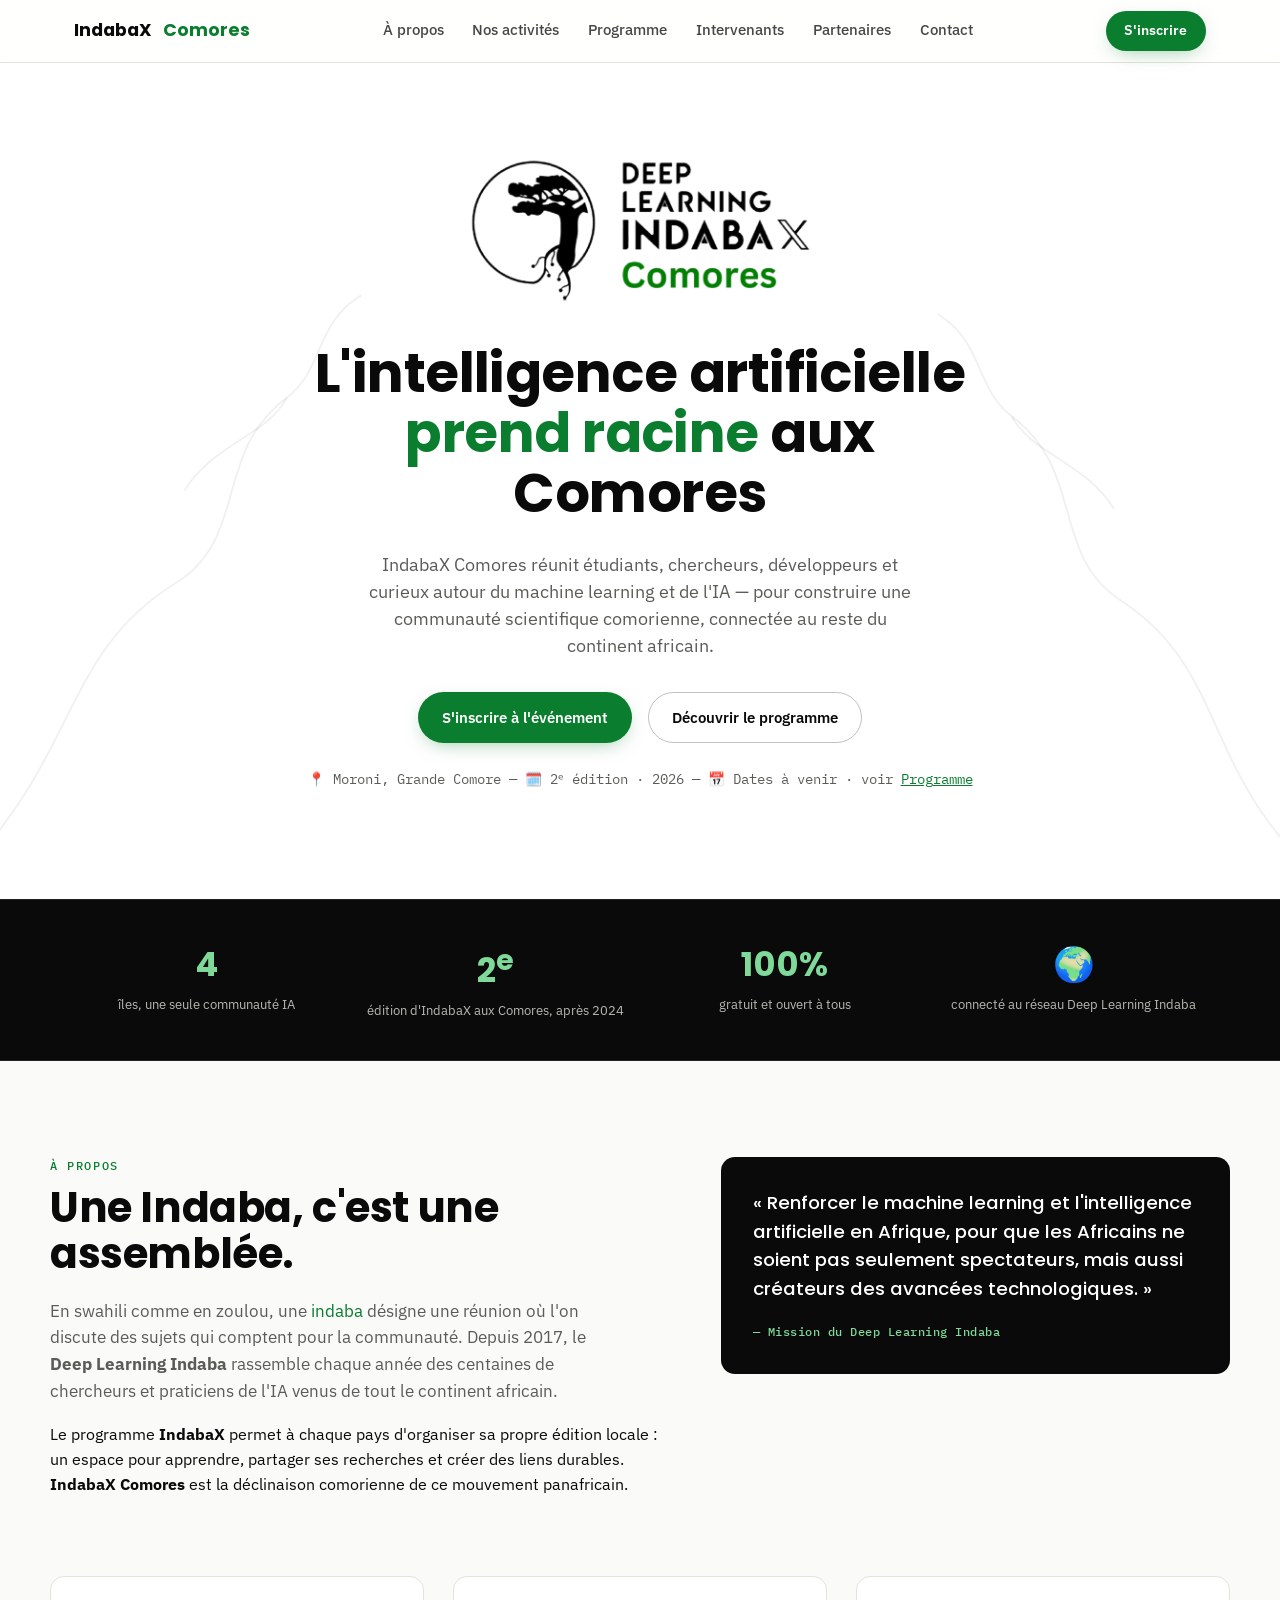
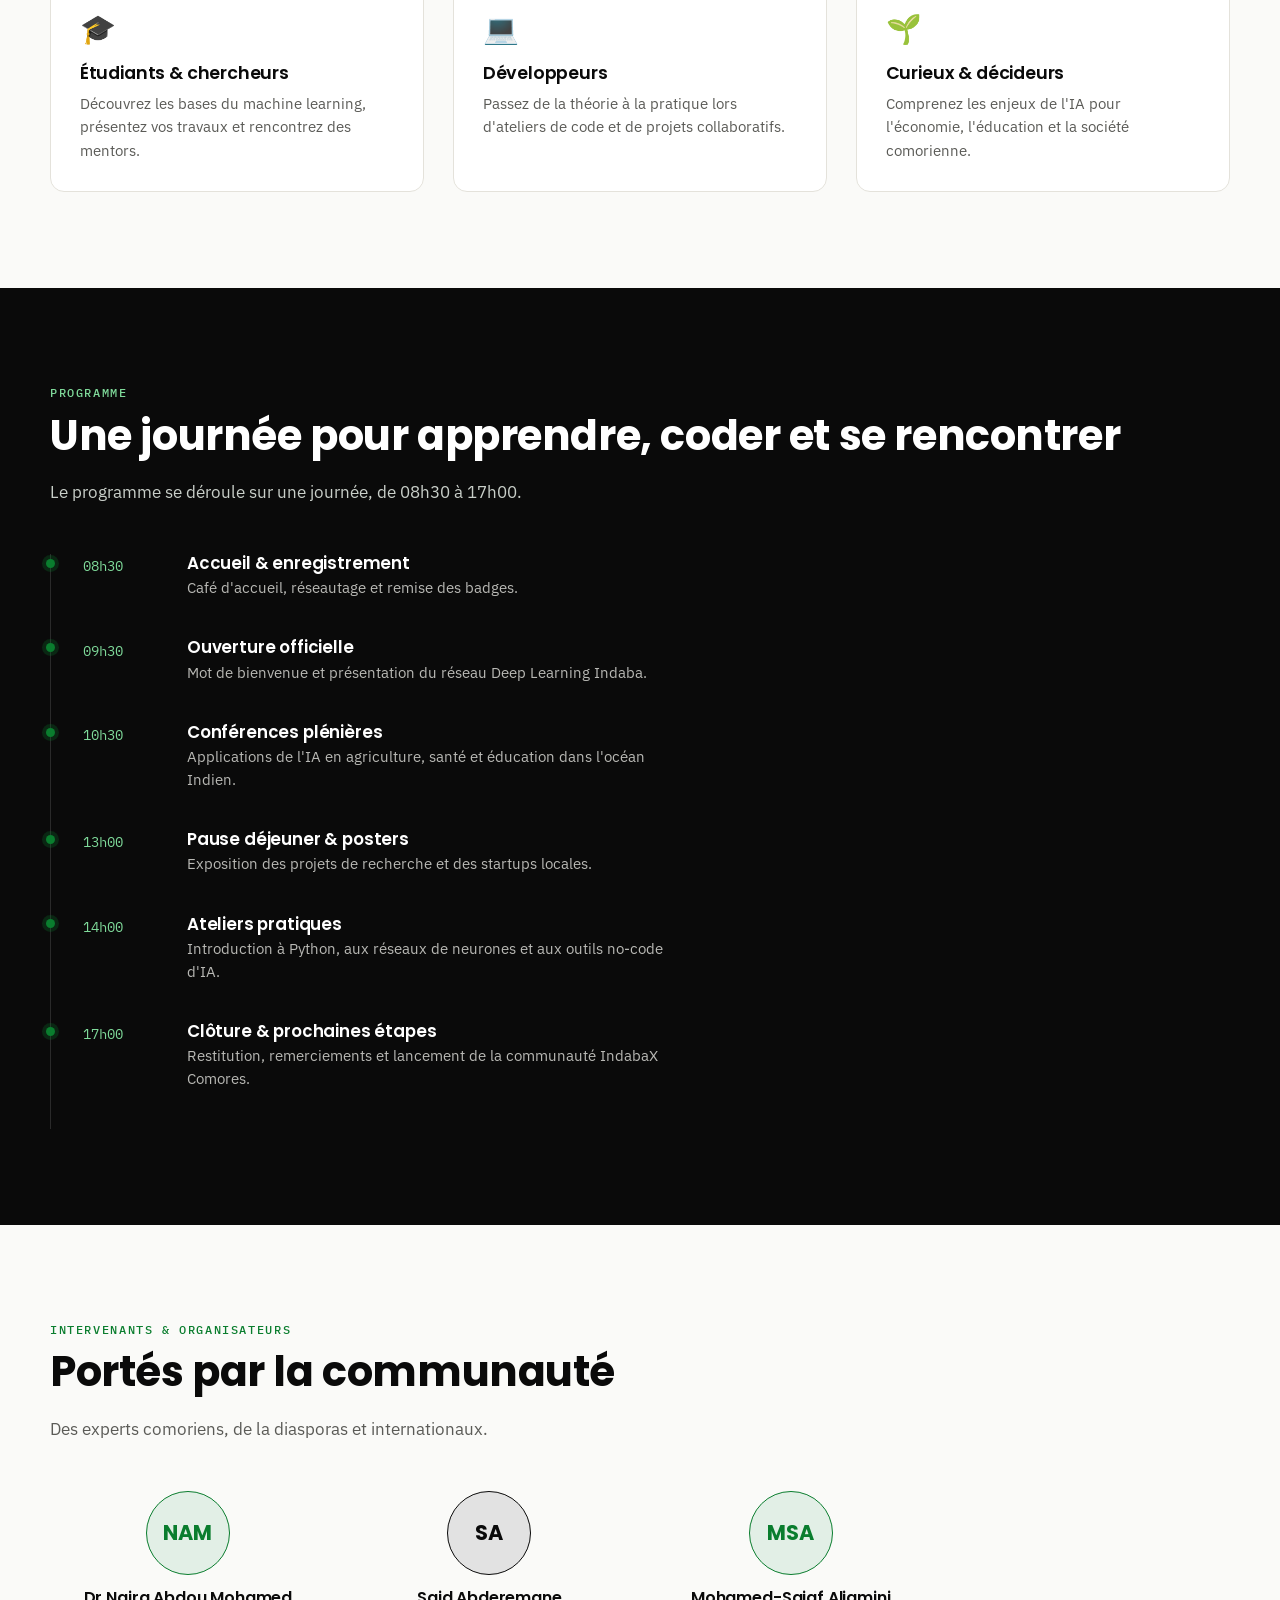
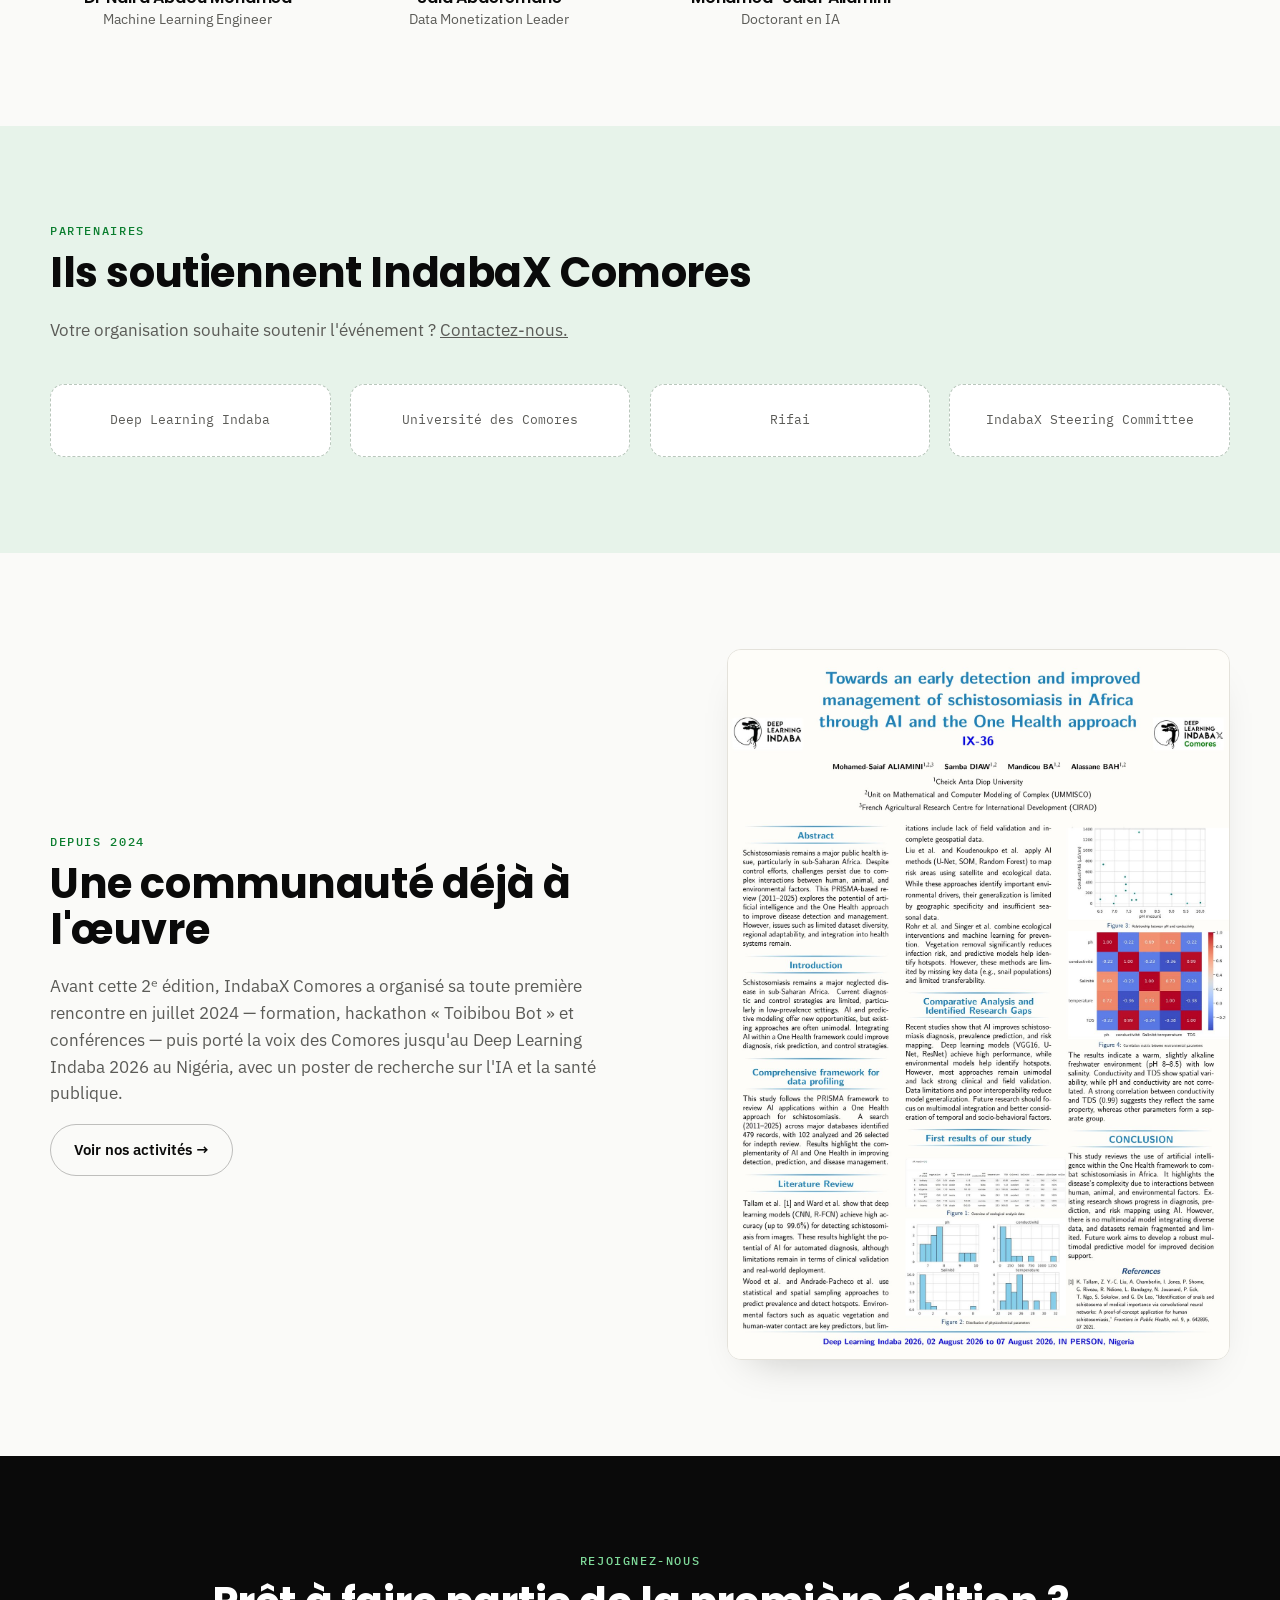
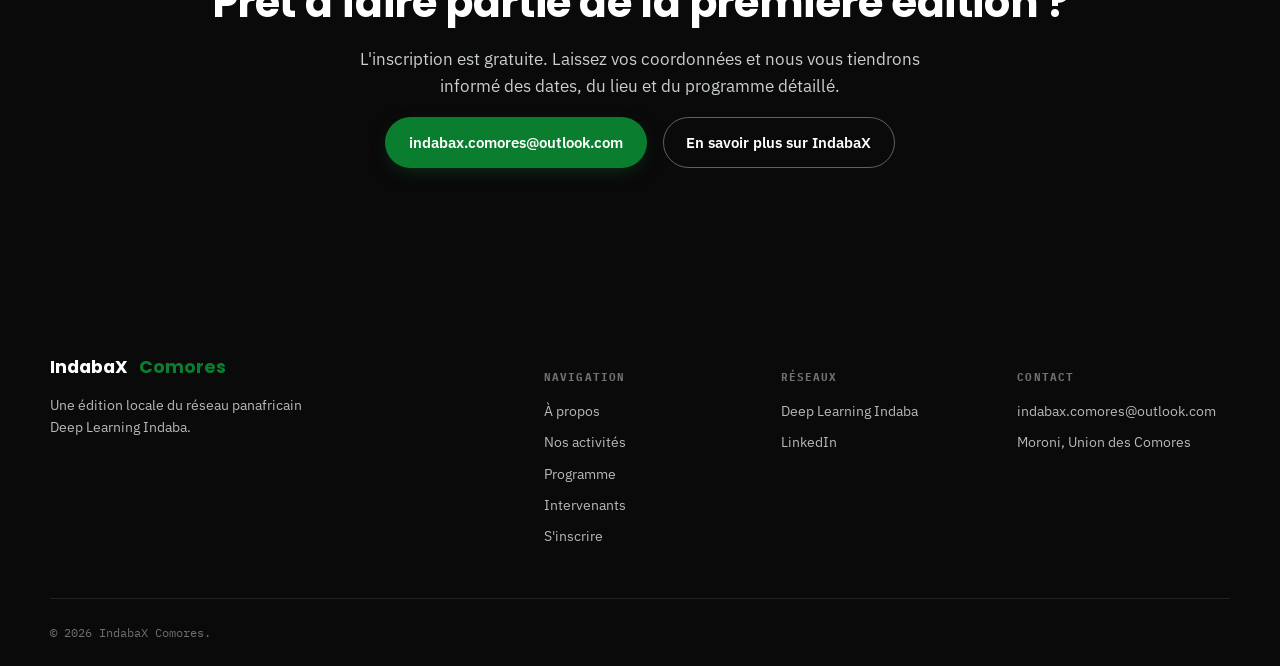
<file: index.html>
<!DOCTYPE html>
<html lang="fr">
<head>
<meta charset="UTF-8">
<meta name="viewport" content="width=device-width, initial-scale=1.0">
<title>IndabaX Comores — L'IA s'enracine aux Comores</title>
<meta name="description" content="IndabaX Comores rassemble étudiants, chercheurs et développeurs autour de l'intelligence artificielle et du machine learning aux Comores, dans le cadre du réseau panafricain Deep Learning Indaba.">

<link rel="preconnect" href="https://fonts.googleapis.com">
<link rel="preconnect" href="https://fonts.gstatic.com" crossorigin>
<link href="https://fonts.googleapis.com/css2?family=Poppins:wght@500;600;700;800&family=IBM+Plex+Sans:wght@400;500;600;700&family=IBM+Plex+Mono:wght@400;500&display=swap" rel="stylesheet">

<link rel="icon" type="image/png" href="assets/favicon.png">
<link rel="stylesheet" href="css/style.css">
</head>
<body>

<a class="skip-link" href="#main">Aller au contenu</a>

<!-- ============ NAVIGATION ============ -->
<header class="nav" id="nav">
  <div class="nav__inner">
    <a href="#top" class="nav__brand">
      <!--<img src="assets/logo-mark.png" alt="" class="nav__mark" width="40" height="45">-->
      IndabaX <em>Comores</em>
    </a>

    <nav class="nav__links" id="navLinks">
      <a href="#apropos">À propos</a>
      <a href="activites.html">Nos activités</a>
      <a href="#programme">Programme</a>
      <a href="#intervenants">Intervenants</a>
      <a href="#partenaires">Partenaires</a>
      <a href="#contact">Contact</a>
    </nav>

    <a href="#inscription" class="btn btn--solid nav__cta">S'inscrire</a>

    <button class="nav__toggle" id="navToggle" aria-expanded="false" aria-controls="navLinks" aria-label="Ouvrir le menu">
      <span></span><span></span><span></span>
    </button>
  </div>
</header>

<main id="main">

  <!-- ============ HERO ============ -->
  <section class="hero" id="top">
    <svg class="hero__roots" viewBox="0 0 1440 900" preserveAspectRatio="xMidYMax slice" aria-hidden="true">
      <path d="M-40 900 C 120 760, 90 640, 220 560 C 300 510, 260 420, 340 360" />
      <path d="M340 360 C 380 330, 370 280, 420 250" />
      <path d="M340 360 C 320 400, 260 410, 230 460" />
      <path d="M1480 900 C 1320 780, 1360 660, 1240 580 C 1160 530, 1200 440, 1120 380" />
      <path d="M1120 380 C 1080 350, 1090 300, 1040 270" />
      <path d="M1120 380 C 1140 420, 1200 430, 1230 480" />
    </svg>

    <div class="hero__content">
      <img src="assets/logo.png" alt="Deep Learning IndabaX Comores" class="hero__logo">

      <h1 class="hero__title">L'intelligence artificielle<br><span>prend racine</span> aux Comores</h1>
      <p class="hero__lede">
        IndabaX Comores réunit étudiants, chercheurs, développeurs et curieux
        autour du machine learning et de l'IA — pour construire une communauté scientifique
        comorienne, connectée au reste du continent africain.
      </p>
      <div class="hero__cta">
        <a href="#inscription" class="btn btn--solid">S'inscrire à l'événement</a>
        <a href="#apropos" class="btn btn--ghost">Découvrir le programme</a>
      </div>
      <p class="hero__meta">📍 Moroni, Grande Comore — 🗓️ 2ᵉ édition · 2026 — 📅 Dates à venir · voir <a href="#programme">Programme</a></p>
    </div>
  </section>

  <!-- ============ BANDEAU CHIFFRES ============ -->
  <section class="stats" aria-label="Chiffres clés">
    <div class="stats__inner">
      <div class="stat">
        <span class="stat__num">4</span>
        <span class="stat__label">îles, une seule communauté IA</span>
      </div>
      <div class="stat">
        <span class="stat__num">2<sup>e</sup></span>
        <span class="stat__label">édition d'IndabaX aux Comores, après 2024</span>
      </div>
      <div class="stat">
        <span class="stat__num">100%</span>
        <span class="stat__label">gratuit et ouvert à tous</span>
      </div>
      <div class="stat">
        <span class="stat__num">🌍</span>
        <span class="stat__label">connecté au réseau Deep Learning Indaba</span>
      </div>
    </div>
  </section>

  <!-- ============ À PROPOS ============ -->
  <section class="section" id="apropos">
    <div class="section__inner grid-2">
      <div>
        <p class="eyebrow">À propos</p>
        <h2>Une Indaba, c'est une assemblée.</h2>
        <p class="lede">
          En swahili comme en zoulou, une <em>indaba</em> désigne une réunion où l'on discute
          des sujets qui comptent pour la communauté. Depuis 2017, le <strong>Deep Learning
          Indaba</strong> rassemble chaque année des centaines de chercheurs et praticiens
          de l'IA venus de tout le continent africain.
        </p>
        <p>
          Le programme <strong>IndabaX</strong> permet à chaque pays d'organiser sa propre
          édition locale : un espace pour apprendre, partager ses recherches et créer des
          liens durables. <strong>IndabaX Comores</strong> est la déclinaison comorienne
          de ce mouvement panafricain.
        </p>
      </div>
      <div class="card card--quote">
        <p>
          « Renforcer le machine learning et l'intelligence artificielle en Afrique,
          pour que les Africains ne soient pas seulement spectateurs, mais aussi
          créateurs des avancées technologiques. »
        </p>
        <span class="card__source">— Mission du Deep Learning Indaba</span>
      </div>
    </div>

    <div class="section__inner grid-3 audience">
      <div class="feature">
        <span class="feature__icon" aria-hidden="true">🎓</span>
        <h3>Étudiants &amp; chercheurs</h3>
        <p>Découvrez les bases du machine learning, présentez vos travaux et rencontrez des mentors.</p>
      </div>
      <div class="feature">
        <span class="feature__icon" aria-hidden="true">💻</span>
        <h3>Développeurs</h3>
        <p>Passez de la théorie à la pratique lors d'ateliers de code et de projets collaboratifs.</p>
      </div>
      <div class="feature">
        <span class="feature__icon" aria-hidden="true">🌱</span>
        <h3>Curieux &amp; décideurs</h3>
        <p>Comprenez les enjeux de l'IA pour l'économie, l'éducation et la société comorienne.</p>
      </div>
    </div>
  </section>

  <!-- ============ PROGRAMME ============ -->
  <section class="section section--dark" id="programme">
    <div class="section__inner">
      <p class="eyebrow eyebrow--light">Programme</p>
      <h2 class="section__title--light">Une journée pour apprendre, coder et se rencontrer</h2>
      <p class="lede lede--light">
        Le programme se déroule sur une journée, de 08h30 à 17h00.
      </p>

      <ol class="timeline">
        <li class="timeline__item">
          <span class="timeline__time">08h30</span>
          <div>
            <h3>Accueil &amp; enregistrement</h3>
            <p>Café d'accueil, réseautage et remise des badges.</p>
          </div>
        </li>
        <li class="timeline__item">
          <span class="timeline__time">09h30</span>
          <div>
            <h3>Ouverture officielle</h3>
            <p>Mot de bienvenue et présentation du réseau Deep Learning Indaba.</p>
          </div>
        </li>
        <li class="timeline__item">
          <span class="timeline__time">10h30</span>
          <div>
            <h3>Conférences plénières</h3>
            <p>Applications de l'IA en agriculture, santé et éducation dans l'océan Indien.</p>
          </div>
        </li>
        <li class="timeline__item">
          <span class="timeline__time">13h00</span>
          <div>
            <h3>Pause déjeuner &amp; posters</h3>
            <p>Exposition des projets de recherche et des startups locales.</p>
          </div>
        </li>
        <li class="timeline__item">
          <span class="timeline__time">14h00</span>
          <div>
            <h3>Ateliers pratiques</h3>
            <p>Introduction à Python, aux réseaux de neurones et aux outils no-code d'IA.</p>
          </div>
        </li>
        <li class="timeline__item">
          <span class="timeline__time">17h00</span>
          <div>
            <h3>Clôture &amp; prochaines étapes</h3>
            <p>Restitution, remerciements et lancement de la communauté IndabaX Comores.</p>
          </div>
        </li>
      </ol>
    </div>
  </section>

  <!-- ============ INTERVENANTS ============ -->
  <section class="section" id="intervenants">
    <div class="section__inner">
      <p class="eyebrow">Intervenants &amp; organisateurs</p>
      <h2>Portés par la communauté</h2>
      <p class="lede">
        Des experts comoriens, de la diasporas et internationaux.
      </p>

      <div class="people">
        <div class="person">
          <span class="person__avatar" style="--c:#0A7D2E">NAM</span>
          <h3>Dr Naira Abdou Mohamed</h3>
          <p>Machine Learning Engineer</p>
        </div>
        <div class="person">
          <span class="person__avatar" style="--c:#0A0A0A">SA</span>
          <h3>Said Abderemane</h3>
          <p>Data Monetization Leader</p>
        </div>
        <div class="person">
          <span class="person__avatar" style="--c:#0A7D2E">MSA</span>
          <h3>Mohamed-Saiaf Aliamini</h3>
          <p>Doctorant en IA</p>
        </div>
      <!--
        <div class="person">
          <span class="person__avatar" style="--c:#0A0A0A">NB</span>
          <h3>À confirmer</h3>
          <p>Partenariats</p>
        </div>
      -->
      </div>
    </div>
  </section>

  <!-- ============ PARTENAIRES ============ -->
  <section class="section section--sand" id="partenaires">
    <div class="section__inner">
      <p class="eyebrow">Partenaires</p>
      <h2>Ils soutiennent IndabaX Comores</h2>
      <p class="lede">
        Votre organisation souhaite soutenir l'événement ? <a href="#contact">Contactez-nous.</a>
      </p>
      <div class="partners">
        <div class="partner">Deep Learning Indaba</div>
        <div class="partner">Université des Comores</div>
        <div class="partner">Rifai</div>
        <div class="partner">IndabaX Steering Committee</div>
      </div>
    </div>
  </section>

  <!-- ============ TEASER ACTIVITÉS ============ -->
  <section class="section">
    <div class="section__inner">
      <div class="history-teaser">
        <div>
          <p class="eyebrow">Depuis 2024</p>
          <h2>Une communauté déjà à l'œuvre</h2>
          <p class="lede">
            Avant cette 2ᵉ édition, IndabaX Comores a organisé sa toute première rencontre
            en juillet 2024 — formation, hackathon « Toibibou Bot » et conférences — puis
            porté la voix des Comores jusqu'au Deep Learning Indaba 2026 au Nigéria, avec
            un poster de recherche sur l'IA et la santé publique.
          </p>
          <a href="activites.html" class="btn btn--ghost">Voir nos activités →</a>
        </div>
        <img src="assets/poster-2026.jpg" alt="Poster de recherche IndabaX Comores présenté au Deep Learning Indaba 2026" class="history-teaser__img">
      </div>
    </div>
  </section>

  <!-- ============ INSCRIPTION / CONTACT ============ -->
  <section class="section section--cta" id="inscription">
    <div class="section__inner cta">
      <p class="eyebrow eyebrow--light">Rejoignez-nous</p>
      <h2 class="section__title--light">Prêt à faire partie de la première édition ?</h2>
      <p class="lede lede--light">
        L'inscription est gratuite. Laissez vos coordonnées et nous vous tiendrons
        informé des dates, du lieu et du programme détaillé.
      </p>
      <div class="hero__cta">
        <a href="mailto:indabax.comores@outlook.com" class="btn btn--solid">indabax.comores@outlook.com</a>
        <a href="https://deeplearningindaba.com/2025/indabax/" target="_blank" rel="noopener" class="btn btn--ghost btn--ghost-light">En savoir plus sur IndabaX</a>
      </div>
    </div>
  </section>

</main>

<!-- ============ FOOTER ============ -->
<footer class="footer" id="contact">
  <div class="footer__inner">
    <div>
      <a href="#top" class="nav__brand nav__brand--footer">
        <!--<img src="assets/logo-mark.png" alt="" class="nav__mark nav__mark--footer" width="36" height="41">-->
        IndabaX <em>Comores</em>
      </a>
      <p>Une édition locale du réseau panafricain Deep Learning Indaba.</p>
    </div>
    <div class="footer__links">
      <div>
        <h4>Navigation</h4>
        <a href="#apropos">À propos</a>
        <a href="activites.html">Nos activités</a>
        <a href="#programme">Programme</a>
        <a href="#intervenants">Intervenants</a>
        <a href="#inscription">S'inscrire</a>
      </div>
      <div>
        <h4>Réseaux</h4>
        <a href="https://deeplearningindaba.com" target="_blank" rel="noopener">Deep Learning Indaba</a>
        <a href="https://www.linkedin.com/company/103658020" target="_blank" rel="noopener">LinkedIn</a>
      </div>
      <div>
        <h4>Contact</h4>
        <a href="mailto:indabax.comores@outlook.com">indabax.comores@outlook.com</a>
        <span>Moroni, Union des Comores</span>
      </div>
    </div>
  </div>
  <div class="footer__bottom">
    <span>© <span id="year"></span> IndabaX Comores.</span>
  </div>
</footer>

<script src="js/script.js"></script>
</body>
</html>
</file>
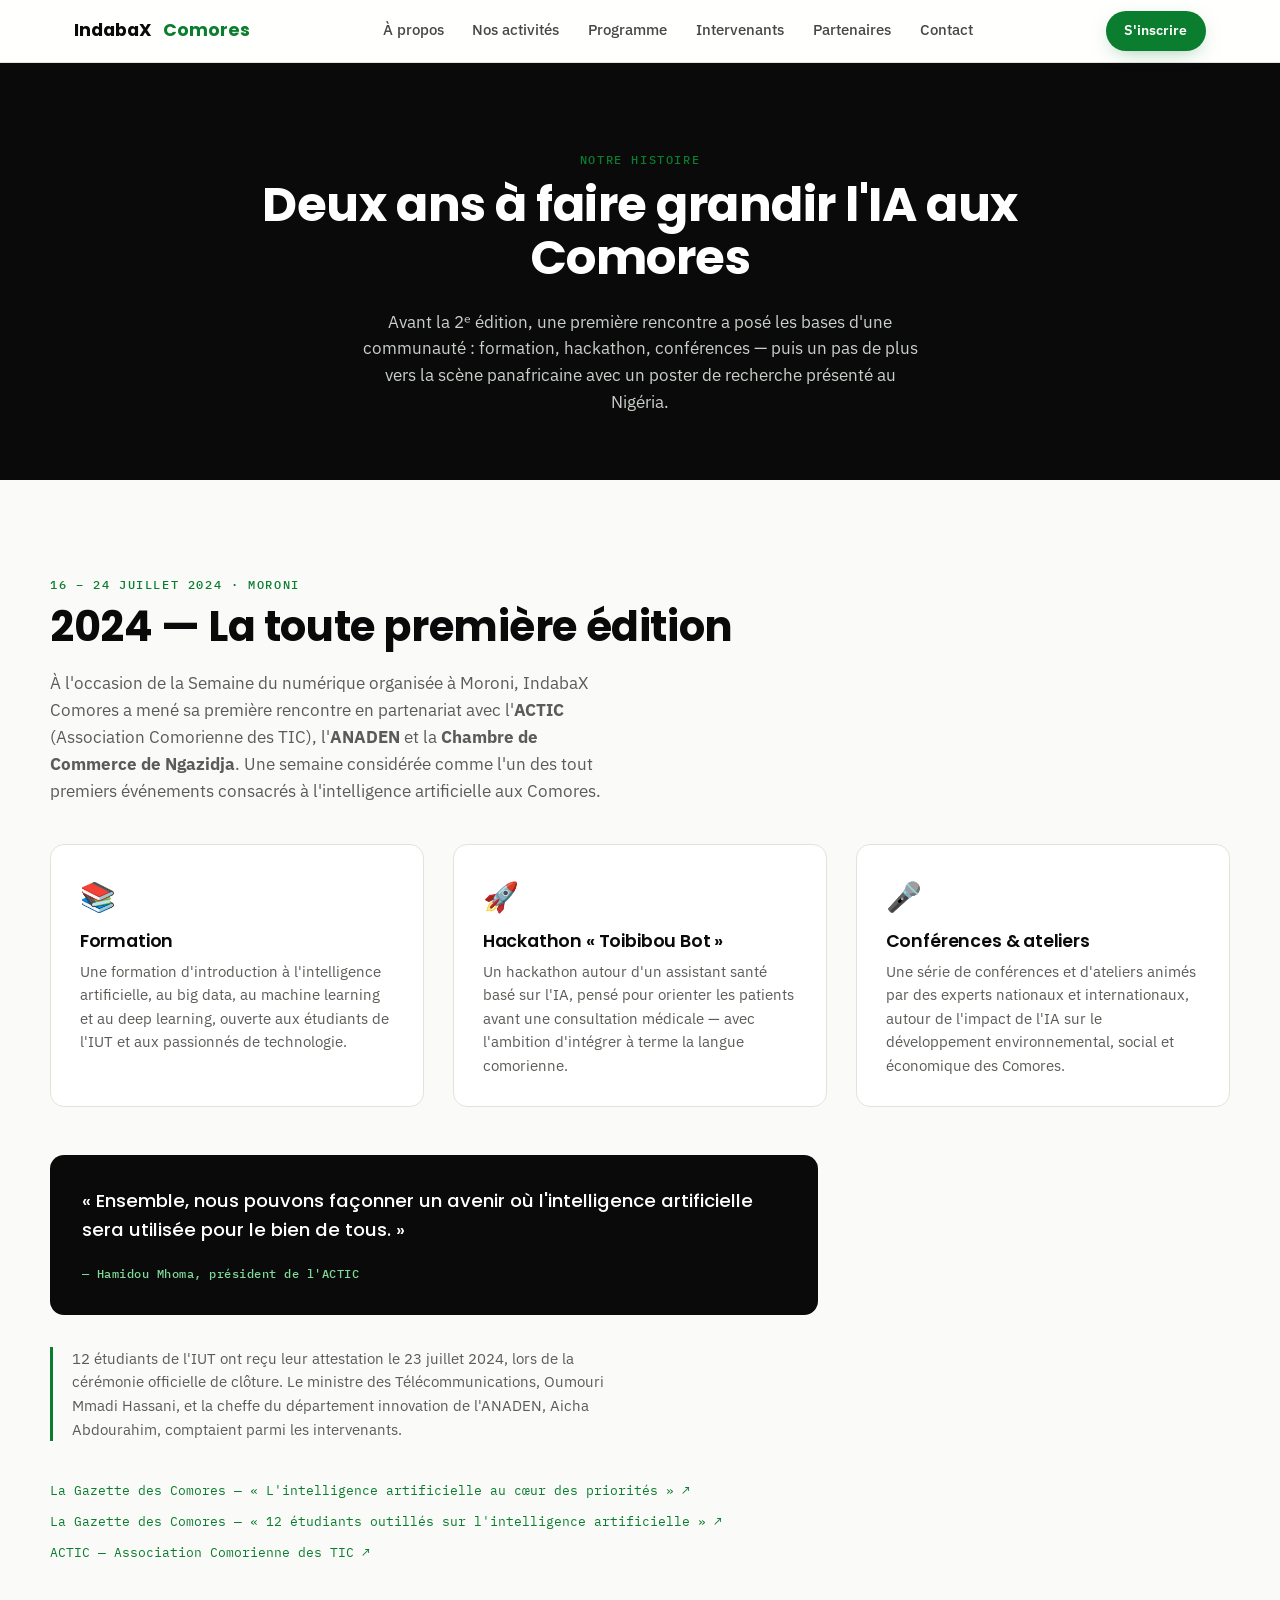
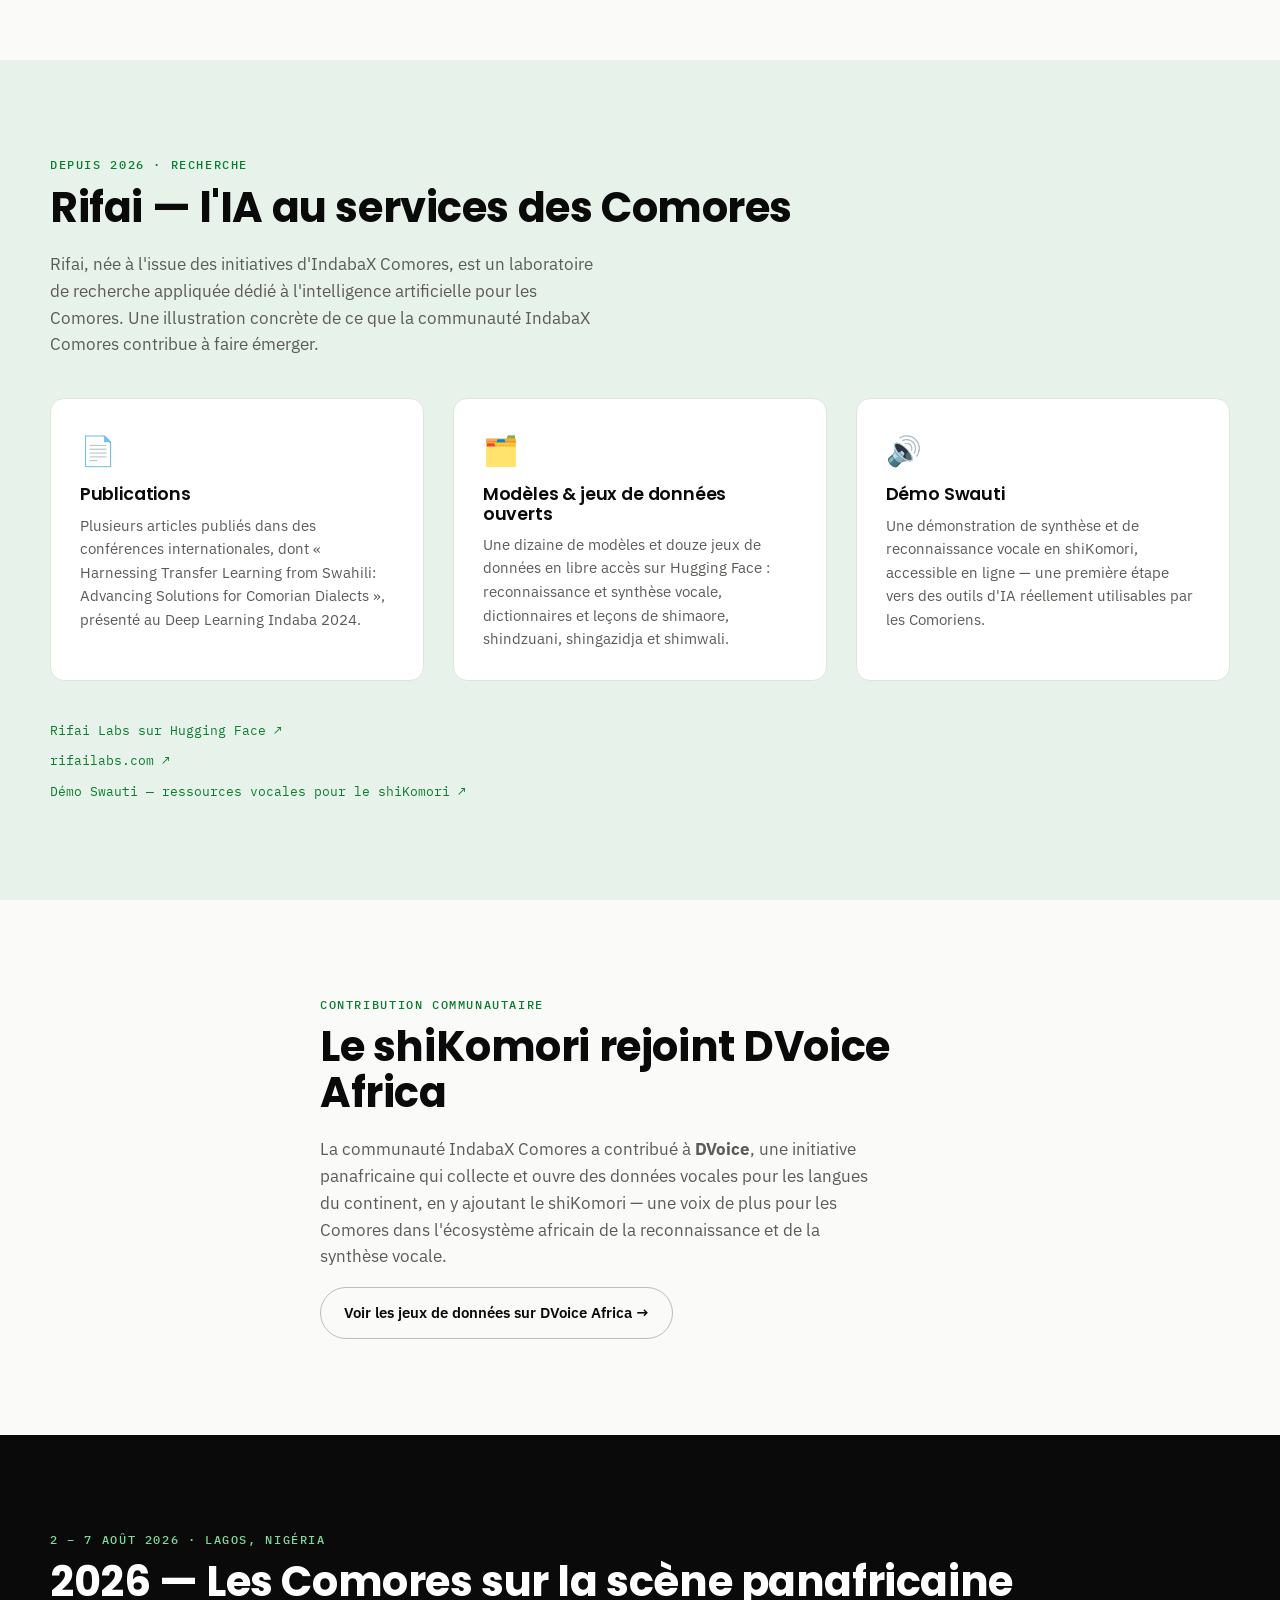
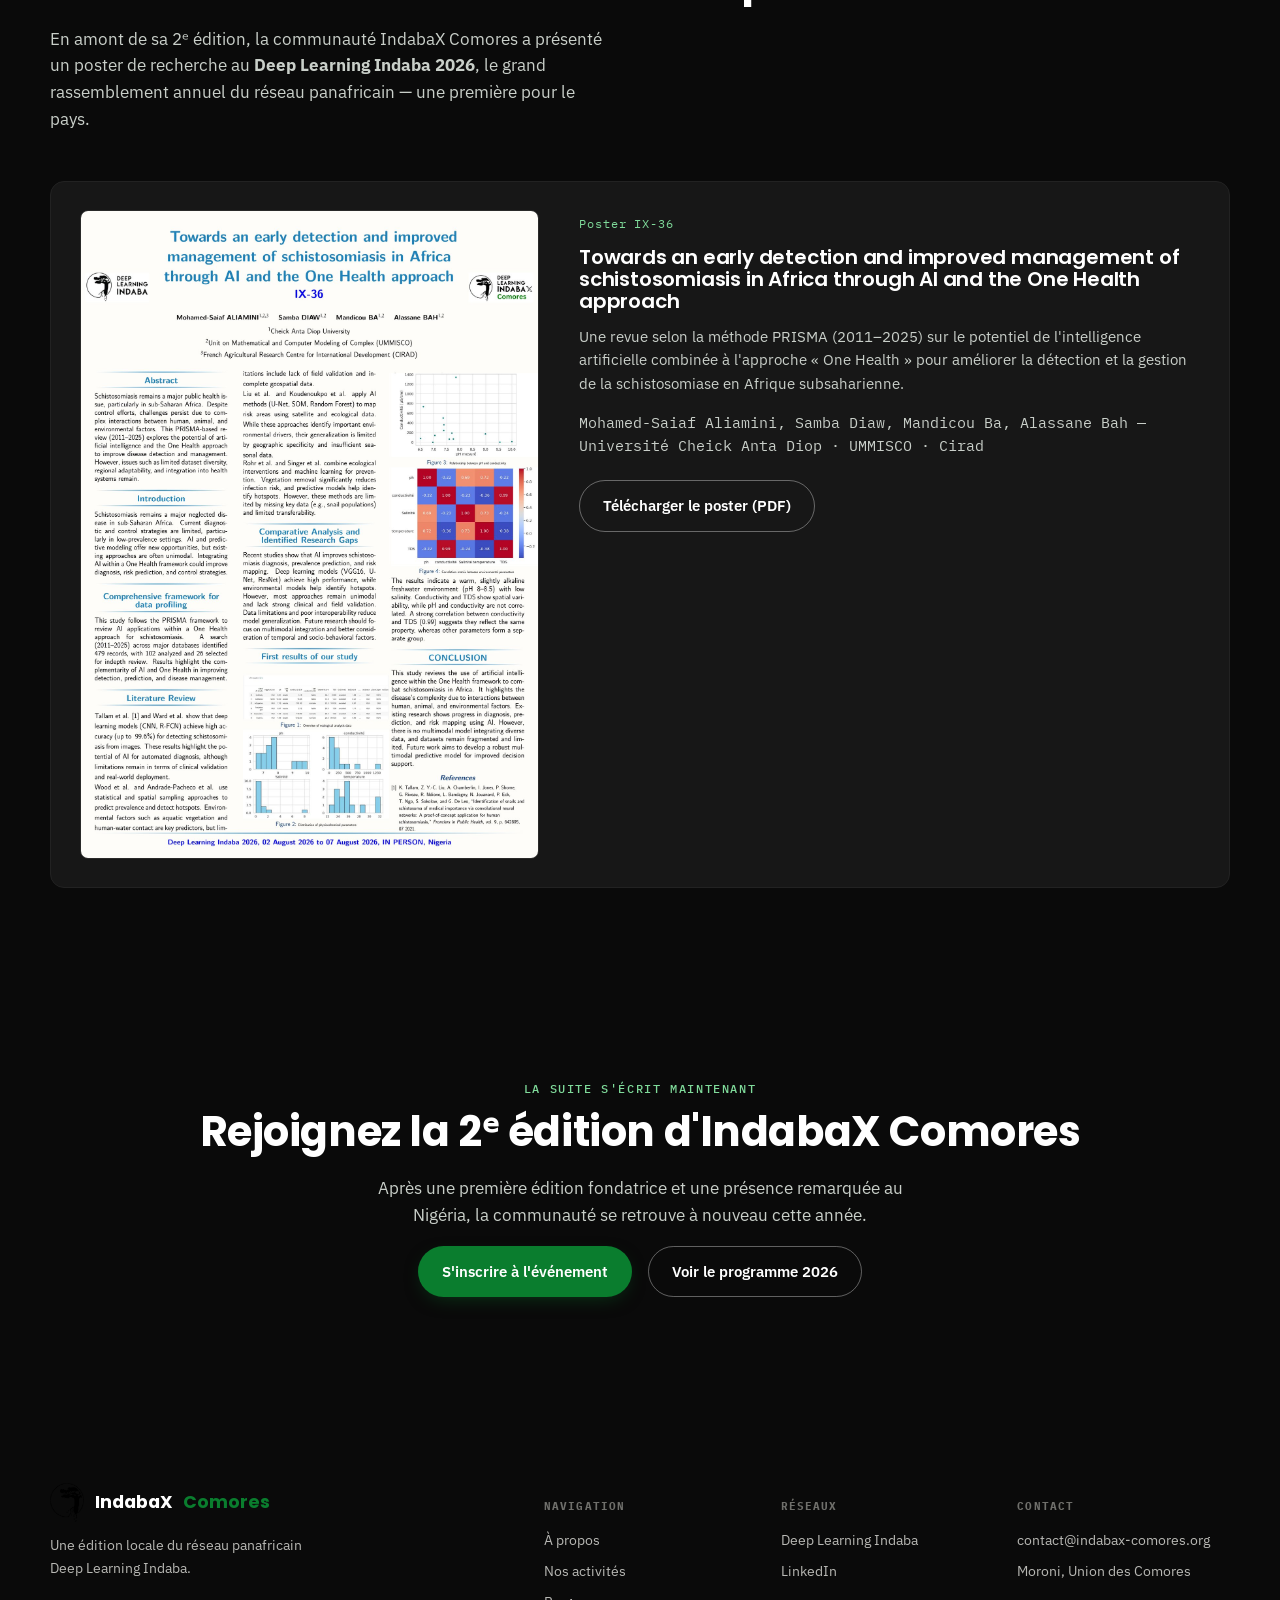
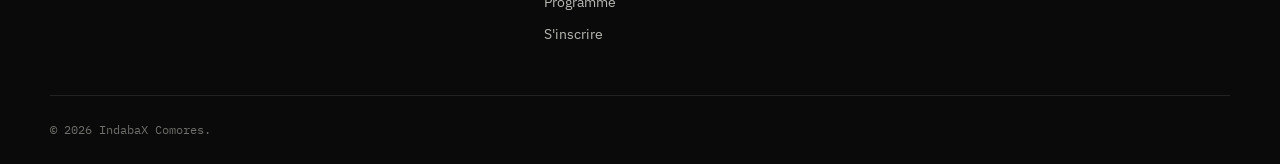
<file: activites.html>
<!DOCTYPE html>
<html lang="fr">
<head>
<meta charset="UTF-8">
<meta name="viewport" content="width=device-width, initial-scale=1.0">
<title>Nos activités — IndabaX Comores</title>
<meta name="description" content="Retour sur la première édition d'IndabaX Comores en 2024 (formation, hackathon, conférences) et sur la présence de la communauté au Deep Learning Indaba 2026 au Nigéria.">

<link rel="preconnect" href="https://fonts.googleapis.com">
<link rel="preconnect" href="https://fonts.gstatic.com" crossorigin>
<link href="https://fonts.googleapis.com/css2?family=Poppins:wght@500;600;700;800&family=IBM+Plex+Sans:wght@400;500;600;700&family=IBM+Plex+Mono:wght@400;500&display=swap" rel="stylesheet">

<link rel="icon" type="image/png" href="assets/favicon.png">
<link rel="stylesheet" href="css/style.css">
</head>
<body>

<a class="skip-link" href="#main">Aller au contenu</a>

<!-- ============ NAVIGATION ============ -->
<header class="nav" id="nav">
  <div class="nav__inner">
    <a href="#top" class="nav__brand">
      <!--<img src="assets/logo-mark.png" alt="" class="nav__mark" width="40" height="45">-->
      IndabaX <em>Comores</em>
    </a>

    <nav class="nav__links" id="navLinks">
      <a href="index.html#apropos">À propos</a>
      <a href="activites.html">Nos activités</a>
      <a href="index.html#programme">Programme</a>
      <a href="index.html#intervenants">Intervenants</a>
      <a href="index.html#partenaires">Partenaires</a>
      <a href="index.html#contact">Contact</a>
    </nav>

    <a href="#inscription" class="btn btn--solid nav__cta">S'inscrire</a>

    <button class="nav__toggle" id="navToggle" aria-expanded="false" aria-controls="navLinks" aria-label="Ouvrir le menu">
      <span></span><span></span><span></span>
    </button>
  </div>
</header>

<main id="main">

  <!-- ============ EN-TÊTE DE PAGE ============ -->
  <section class="page-header">
    <div class="page-header__inner">
      <p class="eyebrow">Notre histoire</p>
      <h1>Deux ans à faire grandir l'IA aux Comores</h1>
      <p class="lede">
        Avant la 2ᵉ édition, une première rencontre a posé les bases d'une communauté :
        formation, hackathon, conférences — puis un pas de plus vers la scène panafricaine
        avec un poster de recherche présenté au Nigéria.
      </p>
    </div>
  </section>

  <!-- ============ 2024 : PREMIÈRE ÉDITION ============ -->
  <section class="section" id="edition-2024">
    <div class="section__inner">
      <p class="eyebrow">16 – 24 juillet 2024 · Moroni</p>
      <h2>2024 — La toute première édition</h2>
      <p class="lede">
        À l'occasion de la Semaine du numérique organisée à Moroni, IndabaX Comores a mené
        sa première rencontre en partenariat avec l'<strong>ACTIC</strong> (Association
        Comorienne des TIC), l'<strong>ANADEN</strong> et la <strong>Chambre de Commerce
        de Ngazidja</strong>. Une semaine considérée comme l'un des tout premiers
        événements consacrés à l'intelligence artificielle aux Comores.
      </p>

      <div class="grid-3 activity-grid">
        <div class="feature">
          <span class="feature__icon" aria-hidden="true">📚</span>
          <h3>Formation</h3>
          <p>
            Une formation d'introduction à l'intelligence artificielle, au big data,
            au machine learning et au deep learning, ouverte aux étudiants de l'IUT
            et aux passionnés de technologie.
          </p>
        </div>
        <div class="feature">
          <span class="feature__icon" aria-hidden="true">🚀</span>
          <h3>Hackathon « Toibibou Bot »</h3>
          <p>
            Un hackathon autour d'un assistant santé basé sur l'IA, pensé pour orienter
            les patients avant une consultation médicale — avec l'ambition d'intégrer
            à terme la langue comorienne.
          </p>
        </div>
        <div class="feature">
          <span class="feature__icon" aria-hidden="true">🎤</span>
          <h3>Conférences &amp; ateliers</h3>
          <p>
            Une série de conférences et d'ateliers animés par des experts nationaux et
            internationaux, autour de l'impact de l'IA sur le développement environnemental,
            social et économique des Comores.
          </p>
        </div>
      </div>

      <div class="card card--quote history-quote">
        <p>
          « Ensemble, nous pouvons façonner un avenir où l'intelligence artificielle
          sera utilisée pour le bien de tous. »
        </p>
        <span class="card__source">— Hamidou Mhoma, président de l'ACTIC</span>
      </div>

      <p class="history-note">
        12 étudiants de l'IUT ont reçu leur attestation le 23 juillet 2024, lors de la
        cérémonie officielle de clôture. Le ministre des Télécommunications, Oumouri Mmadi
        Hassani, et la cheffe du département innovation de l'ANADEN, Aicha Abdourahim,
        comptaient parmi les intervenants.
      </p>

      <div class="source-links">
        <a href="https://lagazettedescomores.com/soci%C3%A9t%C3%A9/l%E2%80%99intelligence-artificielle-au-c%C5%93ur-des-priorit%C3%A9s-.html" target="_blank" rel="noopener">
          La Gazette des Comores — « L'intelligence artificielle au cœur des priorités » ↗
        </a>
        <a href="https://lagazettedescomores.com/soci%C3%A9t%C3%A9/12-%C3%A9tudiants-outill%C3%A9s-sur-l%E2%80%99intelligence-artificielle-.html" target="_blank" rel="noopener">
          La Gazette des Comores — « 12 étudiants outillés sur l'intelligence artificielle » ↗
        </a>
        <a href="https://actic.km" target="_blank" rel="noopener">
          ACTIC — Association Comorienne des TIC ↗
        </a>
      </div>
    </div>
  </section>

  <!-- ============ RECHERCHE : RIFAI LABS ============ -->
  <section class="section section--sand" id="rifai-labs">
    <div class="section__inner">
      <p class="eyebrow">Depuis 2026 · Recherche</p>
      <h2>Rifai — l'IA au services des Comores</h2>
      <p class="lede">
        Rifai, née à l'issue des initiatives d'IndabaX Comores, est un laboratoire de
        recherche appliquée dédié à l'intelligence artificielle pour les Comores.
        Une illustration concrète de ce que la communauté IndabaX Comores contribue à faire émerger.
      </p>
  
      <div class="grid-3 activity-grid">
        <div class="feature">
          <span class="feature__icon" aria-hidden="true">📄</span>
          <h3>Publications</h3>
          <p>
            Plusieurs articles publiés dans des conférences internationales, dont
            « Harnessing Transfer Learning from Swahili: Advancing Solutions for
            Comorian Dialects », présenté au Deep Learning Indaba 2024.
          </p>
        </div>
        <div class="feature">
          <span class="feature__icon" aria-hidden="true">🗂️</span>
          <h3>Modèles &amp; jeux de données ouverts</h3>
          <p>
            Une dizaine de modèles et douze jeux de données en libre accès sur
            Hugging Face : reconnaissance et synthèse vocale, dictionnaires et leçons
            de shimaore, shindzuani, shingazidja et shimwali.
          </p>
        </div>
        <div class="feature">
          <span class="feature__icon" aria-hidden="true">🔊</span>
          <h3>Démo Swauti</h3>
          <p>
            Une démonstration de synthèse et de reconnaissance vocale en shiKomori,
            accessible en ligne — une première étape vers des outils d'IA réellement
            utilisables par les Comoriens.
          </p>
        </div>
      </div>
  
      <div class="source-links">
        <a href="https://huggingface.co/rifailabs" target="_blank" rel="noopener">
          Rifai Labs sur Hugging Face ↗
        </a>
        <a href="https://rifailabs.com" target="_blank" rel="noopener">
          rifailabs.com ↗
        </a>
        <a href="https://huggingface.co/spaces/nairaxo/swauti" target="_blank" rel="noopener">
          Démo Swauti — ressources vocales pour le shiKomori ↗
        </a>
      </div>
    </div>
  </section>


  <!-- ============ CONTRIBUTION : DVOICE AFRICA ============ -->
  <section class="section" id="dvoice">
    <div class="section__inner dvoice">
      <p class="eyebrow">Contribution communautaire</p>
      <h2>Le shiKomori rejoint DVoice Africa</h2>
      <p class="lede">
        La communauté IndabaX Comores a contribué à <strong>DVoice</strong>, une
        initiative panafricaine qui collecte et ouvre des données vocales pour les
        langues du continent, en y ajoutant le shiKomori — une voix de plus pour les
        Comores dans l'écosystème africain de la reconnaissance et de la synthèse
        vocale.
      </p>
      <a href="https://dvoice.africa/datasets" target="_blank" rel="noopener" class="btn btn--ghost">
        Voir les jeux de données sur DVoice Africa →
      </a>
    </div>
  </section>

  
  <!-- ============ 2026 : DEEP LEARNING INDABA NIGÉRIA ============ -->
  <section class="section section--dark" id="indaba-2026">
    <div class="section__inner">
      <p class="eyebrow eyebrow--light">2 – 7 août 2026 · Lagos, Nigéria</p>
      <h2 class="section__title--light">2026 — Les Comores sur la scène panafricaine</h2>
      <p class="lede lede--light">
        En amont de sa 2ᵉ édition, la communauté IndabaX Comores a présenté un poster de
        recherche au <strong>Deep Learning Indaba 2026</strong>, le grand rassemblement
        annuel du réseau panafricain — une première pour le pays.
      </p>

      <div class="poster-block">
        <img src="assets/poster-2026.jpg" alt="Poster de recherche : Towards an early detection and improved management of schistosomiasis in Africa through AI and the One Health approach" class="poster-block__img">
        <div class="poster-block__info">
          <span class="poster-block__tag">Poster IX-36</span>
          <h3>Towards an early detection and improved management of schistosomiasis in Africa through AI and the One Health approach</h3>
          <p>
            Une revue selon la méthode PRISMA (2011–2025) sur le potentiel de
            l'intelligence artificielle combinée à l'approche « One Health » pour
            améliorer la détection et la gestion de la schistosomiase en Afrique
            subsaharienne.
          </p>
          <p class="poster-block__authors">
            Mohamed-Saiaf Aliamini, Samba Diaw, Mandicou Ba, Alassane Bah —
            Université Cheick Anta Diop · UMMISCO · Cirad
          </p>
          <a href="assets/poster-schistosomiasis-indaba2026.pdf" class="btn btn--ghost-light btn--ghost" target="_blank">
            Télécharger le poster (PDF)
          </a>
        </div>
      </div>
    </div>
  </section>

  <!-- ============ PROCHAINE ÉTAPE ============ -->
  <section class="section section--cta">
    <div class="section__inner cta">
      <p class="eyebrow eyebrow--light">La suite s'écrit maintenant</p>
      <h2 class="section__title--light">Rejoignez la 2ᵉ édition d'IndabaX Comores</h2>
      <p class="lede lede--light">
        Après une première édition fondatrice et une présence remarquée au Nigéria,
        la communauté se retrouve à nouveau cette année.
      </p>
      <div class="hero__cta">
        <a href="index.html#inscription" class="btn btn--solid">S'inscrire à l'événement</a>
        <a href="index.html#programme" class="btn btn--ghost btn--ghost-light">Voir le programme 2026</a>
      </div>
    </div>
  </section>

</main>

<!-- ============ FOOTER ============ -->
<footer class="footer" id="contact">
  <div class="footer__inner">
    <div>
      <a href="index.html" class="nav__brand nav__brand--footer">
        <img src="assets/logo-mark.png" alt="" class="nav__mark nav__mark--footer" width="36" height="41">
        IndabaX <em>Comores</em>
      </a>
      <p>Une édition locale du réseau panafricain Deep Learning Indaba.</p>
    </div>
    <div class="footer__links">
      <div>
        <h4>Navigation</h4>
        <a href="index.html#apropos">À propos</a>
        <a href="activites.html">Nos activités</a>
        <a href="index.html#programme">Programme</a>
        <a href="index.html#inscription">S'inscrire</a>
      </div>
      <div>
        <h4>Réseaux</h4>
        <a href="https://deeplearningindaba.com" target="_blank" rel="noopener">Deep Learning Indaba</a>
        <a href="https://www.linkedin.com/company/103658020" target="_blank" rel="noopener">LinkedIn</a>
      </div>
      <div>
        <h4>Contact</h4>
        <a href="mailto:contact@indabax-comores.org">contact@indabax-comores.org</a>
        <span>Moroni, Union des Comores</span>
      </div>
    </div>
  </div>
  <div class="footer__bottom">
    <span>© <span id="year"></span> IndabaX Comores.</span>
  </div>
</footer>

<script src="js/script.js"></script>
</body>
</html>
</file>
<file: css/style.css>
/* =====================================================
   IndabaX Comores — Design tokens
   Identité alignée sur le logo officiel Deep Learning IndabaX :
   noir, blanc, vert — signature graphique : l'arbre-racine
   Display : Poppins / Corps : IBM Plex Sans / Data : IBM Plex Mono
===================================================== */

:root{
  --black:      #0A0A0A;
  --black-soft: #171717;
  --green:      #0A7D2E;
  --green-deep: #06611F;
  --green-tint: #E7F3EA;
  --white:      #FFFFFF;
  --paper:      #FAFAF8;
  --line:       #E4E2DB;
  --grey:       #5B5B57;

  --font-display: "Poppins", "Segoe UI", sans-serif;
  --font-body: "IBM Plex Sans", -apple-system, sans-serif;
  --font-mono: "IBM Plex Mono", monospace;

  --radius: 14px;
  --container: 1180px;
}

*{box-sizing:border-box;}
html{scroll-behavior:smooth;}
body{
  margin:0;
  font-family:var(--font-body);
  color:var(--black);
  background:var(--paper);
  -webkit-font-smoothing:antialiased;
  line-height:1.55;
}
h1,h2,h3{
  font-family:var(--font-display);
  font-weight:700;
  line-height:1.1;
  margin:0 0 .5em;
  letter-spacing:-0.01em;
}
h2{font-size:clamp(1.8rem,3.4vw,2.6rem);}
h3{font-size:1.1rem; font-weight:600;}
p{margin:0 0 1em;}
a{color:inherit;}
em{font-style:normal; color:var(--green);}
img{max-width:100%; display:block;}
code{font-family:var(--font-mono); background:rgba(10,10,10,.06); padding:.1em .4em; border-radius:4px; font-size:.9em;}

.skip-link{
  position:absolute; left:-999px; top:0; background:var(--green); color:var(--white);
  padding:.6em 1em; z-index:200; border-radius:0 0 8px 0;
}
.skip-link:focus{left:0;}

.eyebrow{
  font-family:var(--font-mono);
  text-transform:uppercase;
  letter-spacing:.14em;
  font-size:.72rem;
  color:var(--green);
  font-weight:500;
  margin:0 0 .9em;
}
.eyebrow--light{color:#7FDA9A;}

.lede{font-size:1.08rem; color:var(--grey); max-width:56ch;}
.lede--light{color:#C9CFC9;}

/* =============== BUTTONS =============== */
.btn{
  display:inline-flex; align-items:center; gap:.5em;
  padding:.85em 1.5em;
  border-radius:999px;
  font-weight:600;
  font-size:.95rem;
  text-decoration:none;
  transition:transform .18s ease, box-shadow .18s ease, background .18s ease;
  border:1.5px solid transparent;
}
.btn--solid{
  background:var(--green);
  color:var(--white);
  box-shadow:0 6px 20px -8px rgba(10,125,46,.5);
}
.btn--solid:hover{background:var(--green-deep); transform:translateY(-2px); box-shadow:0 10px 24px -8px rgba(10,125,46,.6);}
.btn--ghost{
  background:transparent;
  border-color:rgba(10,10,10,.25);
  color:var(--black);
}
.btn--ghost:hover{border-color:var(--black); transform:translateY(-2px);}
.btn--ghost-light{border-color:rgba(255,255,255,.35); color:var(--white);}
.btn--ghost-light:hover{border-color:#fff;}

/* =============== NAV =============== */
.nav{
  position:sticky; top:0; z-index:100;
  background:rgba(255,255,255,.86);
  backdrop-filter:blur(10px);
  border-bottom:1px solid var(--line);
}
.nav__inner{
  max-width:var(--container); margin:0 auto;
  display:flex; align-items:center; justify-content:space-between;
  padding:.7rem 1.5rem;
}
.nav__brand{
  font-family:var(--font-display);
  font-weight:700;
  font-size:1.1rem;
  color:var(--black);
  text-decoration:none;
  display:flex; align-items:center; gap:.6em;
}
.nav__brand em{color:var(--green);}
.nav__mark{width:38px; height:auto;}
.nav__links{display:flex; gap:1.8rem;}
.nav__links a{
  color:var(--black); text-decoration:none; font-size:.92rem; font-weight:500;
  opacity:.75;
  transition:opacity .15s ease, color .15s ease;
}
.nav__links a:hover{opacity:1; color:var(--green);}
.nav__cta{padding:.6em 1.3em; font-size:.85rem;}
.nav__toggle{
  display:none; background:none; border:0; flex-direction:column; gap:5px; cursor:pointer; padding:6px;
}
.nav__toggle span{width:22px; height:2px; background:var(--black); border-radius:2px;}

/* =============== HERO =============== */
.hero{
  position:relative;
  overflow:hidden;
  background:var(--white);
  padding-top:2rem;
}
.hero__roots{
  position:absolute; inset:0; width:100%; height:100%;
  z-index:0; pointer-events:none;
}
.hero__roots path{
  fill:none; stroke:var(--black); stroke-width:2; opacity:.06;
}

.hero__content{
  position:relative; z-index:1;
  max-width:760px;
  margin:0 auto;
  padding:3.5rem 1.5rem 6rem;
  text-align:center;
}
.hero__logo{
  width:min(360px,80vw);
  margin:0 auto 2.2rem;
}
.hero__title{
  font-size:clamp(2.1rem,4.8vw,3.4rem);
  max-width:20ch;
  margin-left:auto; margin-right:auto;
}
.hero__title span{color:var(--green);}
.hero__lede{
  color:var(--grey);
  font-size:1.1rem;
  max-width:52ch;
  margin:0 auto 2rem;
}
.hero__cta{display:flex; flex-wrap:wrap; gap:1rem; margin-bottom:1.6rem; justify-content:center;}
.hero__meta{
  font-family:var(--font-mono);
  font-size:.85rem;
  color:var(--grey);
}
.hero__meta a{color:var(--green); text-decoration:underline;}

/* =============== STATS BAND =============== */
.stats{background:var(--black); border-top:1px solid #222; border-bottom:1px solid #222;}
.stats__inner{
  max-width:var(--container); margin:0 auto;
  padding:2.4rem 1.5rem;
  display:grid; grid-template-columns:repeat(4,1fr); gap:1.5rem;
}
.stat{text-align:center;}
.stat__num{
  display:block; font-family:var(--font-display); font-size:2.1rem; color:#7FDA9A; font-weight:700;
}
.stat__label{font-size:.82rem; color:#B8B8B4;}

/* =============== SECTIONS =============== */
.section{padding:6rem 1.5rem;}
.section__inner{max-width:var(--container); margin:0 auto;}
.section--dark{background:var(--black); color:var(--white);}
.section--dark h2, .section--dark h3{color:var(--white);}
.section--sand{background:var(--green-tint);}
.section--cta{background:var(--black); text-align:center;}
.section--cta .hero__cta{justify-content:center;}
.section--cta .lede{margin-left:auto; margin-right:auto;}
.section__title--light{color:var(--white);}

.grid-2{display:grid; grid-template-columns:1.1fr .9fr; gap:3rem; align-items:start;}
.grid-3{display:grid; grid-template-columns:repeat(3,1fr); gap:1.8rem;}
.audience{margin-top:4rem;}

.card{
  background:#fff; border:1px solid var(--line);
  border-radius:var(--radius); padding:2rem;
}
.card--quote{
  background:var(--black); color:var(--white);
  font-family:var(--font-display); font-weight:500; font-size:1.15rem;
  border:none;
}
.card__source{
  display:block; margin-top:1.2rem; font-family:var(--font-mono);
  font-size:.78rem; color:#7FDA9A; letter-spacing:.04em;
}

.feature{
  padding:1.8rem; border-radius:var(--radius); background:#fff;
  border:1px solid var(--line);
}
.feature__icon{font-size:1.8rem; display:block; margin-bottom:.8rem;}
.feature p{color:var(--grey); font-size:.95rem; margin:0;}

/* =============== TIMELINE =============== */
.timeline{
  list-style:none; margin:3rem 0 0; padding:0;
  border-left:1px solid #2A2A2A;
  max-width:64ch;
}
.timeline__item{
  position:relative; padding:0 0 2.4rem 2rem;
  display:grid; grid-template-columns:5.5rem 1fr; gap:1rem;
}
.timeline__item::before{
  content:""; position:absolute; left:-5px; top:.3rem;
  width:9px; height:9px; border-radius:50%; background:var(--green);
  box-shadow:0 0 0 4px rgba(10,125,46,.25);
}
.timeline__time{
  font-family:var(--font-mono); color:#7FDA9A; font-size:.85rem; padding-top:.15rem;
}
.timeline__item h3{color:var(--white); margin-bottom:.3rem; font-size:1.05rem;}
.timeline__item p{color:#B8B8B4; font-size:.92rem; margin:0;}

/* =============== PEOPLE =============== */
.people{
  margin-top:3rem;
  display:grid; grid-template-columns:repeat(4,1fr); gap:1.6rem;
}
.person{text-align:center;}
.person__avatar{
  --c:#0A7D2E;
  display:flex; align-items:center; justify-content:center;
  width:84px; height:84px; margin:0 auto .9rem;
  border-radius:50%;
  background:color-mix(in srgb, var(--c) 12%, white);
  color:var(--c);
  font-family:var(--font-display); font-weight:700; font-size:1.3rem;
  border:1.5px solid var(--c);
}
.person h3{margin-bottom:.15rem; font-size:1rem;}
.person p{color:var(--grey); font-size:.85rem; margin:0;}

/* =============== PARTNERS =============== */
.partners{
  margin-top:2.5rem;
  display:grid; grid-template-columns:repeat(4,1fr); gap:1.2rem;
}
.partner{
  background:#fff; border:1px dashed #B9C7BC;
  border-radius:var(--radius);
  padding:1.6rem 1rem;
  text-align:center;
  font-family:var(--font-mono);
  font-size:.82rem;
  color:var(--grey);
}

/* =============== PAGE HEADER (sous-pages) =============== */
.page-header{
  background:var(--black); color:var(--white);
  padding:5.5rem 1.5rem 4rem;
}
.page-header__inner{max-width:760px; margin:0 auto; text-align:center;}
.page-header h1{color:var(--white); font-size:clamp(2rem,4.4vw,3rem);}
.page-header .lede{color:#C9CFC9; margin:0 auto;}

/* =============== ACTIVITÉS 2024 / 2026 =============== */
.activity-grid{margin-top:2.5rem;}
.history-quote{margin-top:3rem; max-width:64ch;}
.history-note{
  max-width:64ch; color:var(--grey); font-size:.95rem;
  border-left:3px solid var(--green); padding-left:1.2rem; margin-top:2rem;
}
.source-links{
  margin-top:2.5rem; display:flex; flex-direction:column; gap:.6rem;
}
.source-links a{
  font-family:var(--font-mono); font-size:.82rem; color:var(--green);
  text-decoration:none; border-bottom:1px solid transparent;
}
.source-links a:hover{border-color:var(--green);}
.section__inner.dvoice{max-width:64ch;}

.poster-block{
  margin-top:3rem;
  display:grid; grid-template-columns:.85fr 1.15fr; gap:2.5rem;
  align-items:start;
  background:var(--black-soft);
  border:1px solid #222;
  border-radius:var(--radius);
  padding:1.8rem;
}
.poster-block__img{
  border-radius:8px;
  border:1px solid #2A2A2A;
}
.poster-block__tag{
  display:inline-block; font-family:var(--font-mono); font-size:.72rem;
  color:#7FDA9A; letter-spacing:.08em; margin-bottom:.8rem;
}
.poster-block__info h3{color:var(--white); font-size:1.25rem; margin-bottom:.8rem;}
.poster-block__info p{color:#C9CFC9; font-size:.95rem;}
.poster-block__authors{
  font-family:var(--font-mono); font-size:.78rem; color:#8F958F; margin-bottom:1.4rem;
}
@media (max-width:760px){
  .poster-block{grid-template-columns:1fr;}
}

/* =============== HISTORY TEASER =============== */
.history-teaser{
  display:grid; grid-template-columns:1fr .8fr; gap:3rem; align-items:center;
}
.history-teaser__img{
  border-radius:var(--radius);
  border:1px solid var(--line);
  box-shadow:0 20px 40px -24px rgba(10,10,10,.25);
}
@media (max-width:900px){
  .history-teaser{grid-template-columns:1fr;}
  .history-teaser__img{order:-1;}
}

/* =============== FOOTER =============== */
.footer{background:var(--black); color:#B8B8B4; padding:4rem 1.5rem 1.5rem;}
.footer__inner{
  max-width:var(--container); margin:0 auto;
  display:grid; grid-template-columns:1.3fr 2fr; gap:3rem;
  padding-bottom:2.5rem; border-bottom:1px solid #222;
}
.nav__brand--footer{color:var(--white); margin-bottom:.8rem;}
.nav__mark--footer{width:34px;}
.footer__inner > div:first-child p{max-width:34ch; font-size:.9rem;}
.footer__links{display:grid; grid-template-columns:repeat(3,1fr); gap:1.5rem;}
.footer__links h4{
  font-family:var(--font-mono); text-transform:uppercase; font-size:.7rem;
  letter-spacing:.1em; color:#6F6F6B; margin-bottom:.9rem;
}
.footer__links a, .footer__links span{
  display:block; text-decoration:none; color:#B8B8B4; font-size:.88rem; margin-bottom:.6rem;
}
.footer__links a:hover{color:#7FDA9A;}
.footer__bottom{
  max-width:var(--container); margin:0 auto;
  padding-top:1.5rem; font-size:.78rem; color:#6F6F6B;
  font-family:var(--font-mono);
}

/* =============== RESPONSIVE =============== */
@media (max-width:900px){
  .grid-2{grid-template-columns:1fr;}
  .grid-3{grid-template-columns:1fr;}
  .stats__inner{grid-template-columns:repeat(2,1fr);}
  .people{grid-template-columns:repeat(2,1fr);}
  .partners{grid-template-columns:repeat(2,1fr);}
  .footer__inner{grid-template-columns:1fr;}
  .footer__links{grid-template-columns:1fr 1fr;}
}
@media (max-width:760px){
  .nav__links, .nav__cta{display:none;}
  .nav__toggle{display:flex;}
  .nav.is-open .nav__links{
    display:flex; flex-direction:column; position:absolute; top:100%; left:0; right:0;
    background:var(--white); padding:1.5rem; gap:1.2rem; border-bottom:1px solid var(--line);
  }
  .nav.is-open .nav__cta{display:inline-flex; margin:0 1.5rem 1.5rem;}
}

@media (prefers-reduced-motion: reduce){
  html{scroll-behavior:auto;}
  *{animation-duration:.001ms !important; transition-duration:.001ms !important;}
}
</file>
